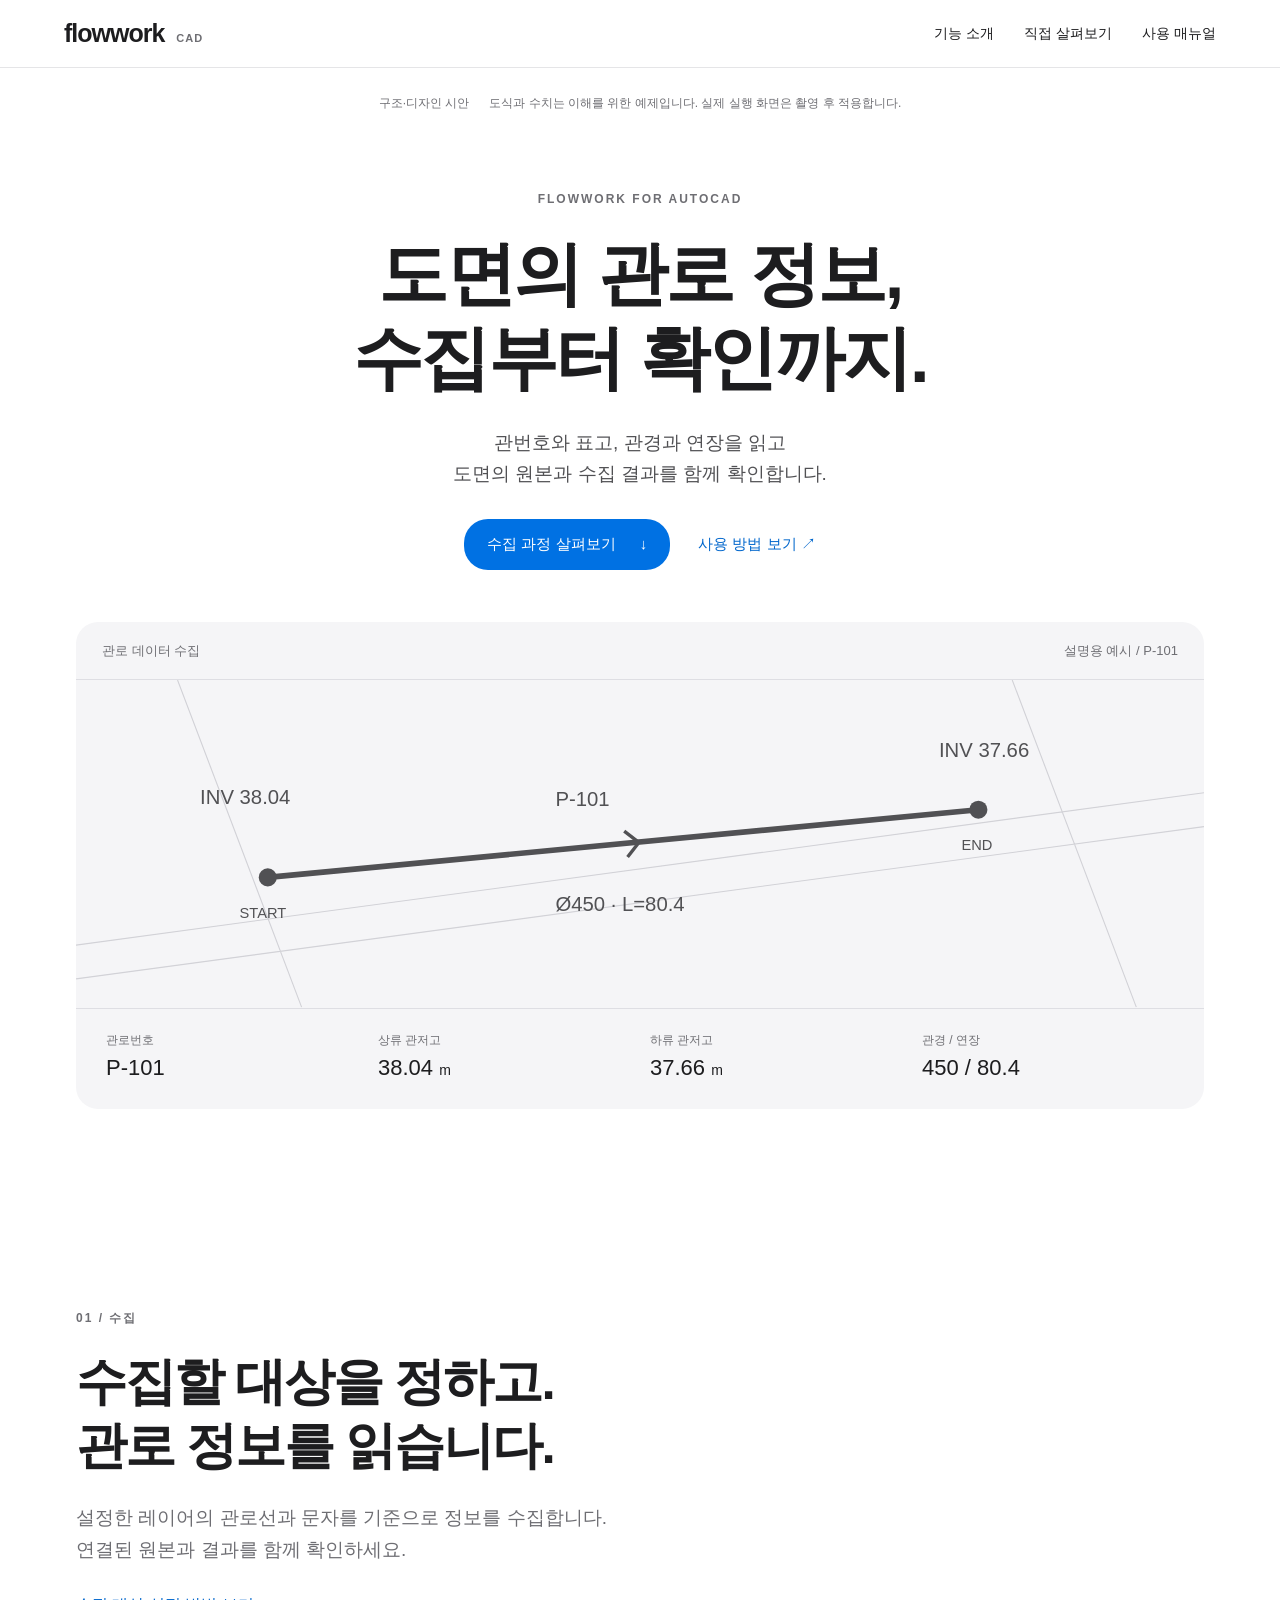
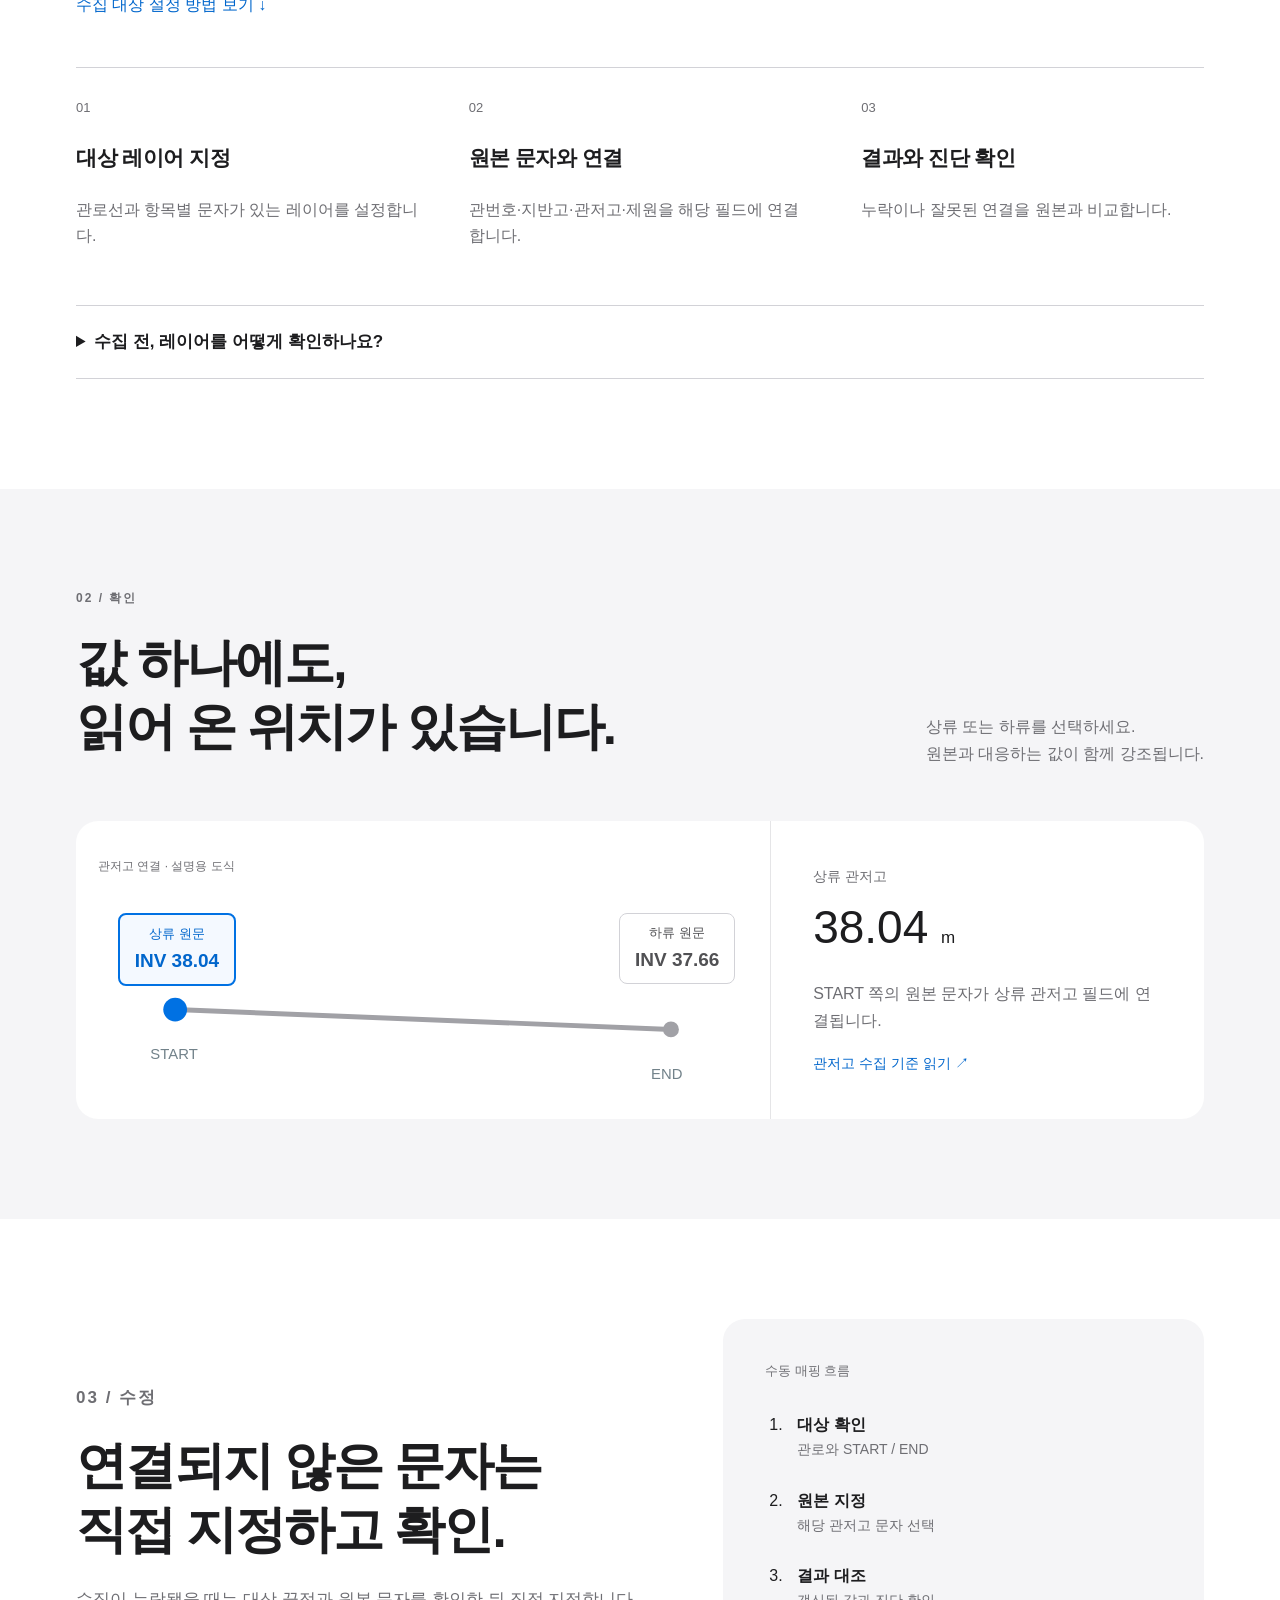
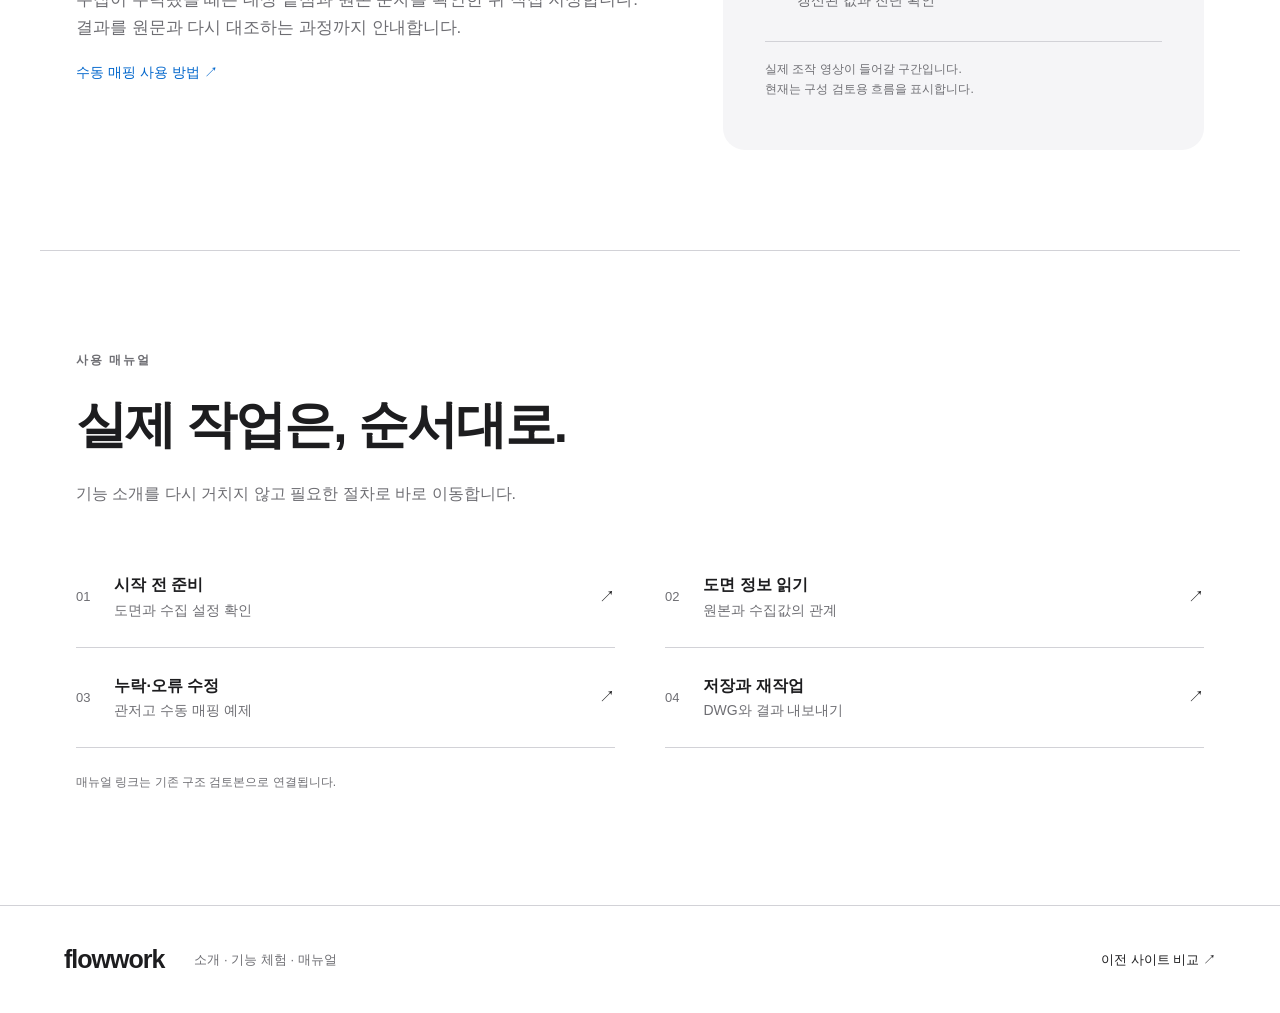
<file: manual-preview/index.html>
<!doctype html><html lang="ko"><head><meta charset="utf-8"><meta name="viewport" content="width=device-width,initial-scale=1"><title>FlowWork — 소개와 매뉴얼 구조 시안</title><link rel="stylesheet" href="style.css"><link rel="stylesheet" href="refinement.css"><script src="app.js" defer></script></head><body>
<header><a class="brand" href="#top">flowwork<span>CAD</span></a><nav aria-label="주요 메뉴"><a href="#features">기능 소개</a><a href="#experience">직접 살펴보기</a><a href="#manual">사용 매뉴얼</a></nav></header>
<main id="top"><div class="prototype">구조·디자인 시안 <span>도식과 수치는 이해를 위한 예제입니다. 실제 실행 화면은 촬영 후 적용합니다.</span></div>
<section class="hero"><p class="eyebrow">FLOWWORK FOR AUTOCAD</p><h1>도면의 관로 정보,<br>수집부터 확인까지.</h1><p class="lead">관번호와 표고, 관경과 연장을 읽고<br>도면의 원본과 수집 결과를 함께 확인합니다.</p><div class="links"><a class="primary" href="#experience">수집 과정 살펴보기 <span>↓</span></a><a href="#manual">사용 방법 보기 ↗</a></div>
<div class="hero-visual"><div class="visual-top"><span>관로 데이터 수집</span><span>설명용 예시 / P-101</span></div><svg viewBox="0 0 1000 290" role="img" aria-label="관로와 원본 표기, 시작점과 끝점을 보여주는 설명 도식"><g stroke="#38525c" fill="none"><path d="M0 235L1000 100M0 265L1000 130M90 0L200 290M830 0L940 290"/></g><path d="M170 175L800 115" stroke="#7edecf" stroke-width="5"/><circle cx="170" cy="175" r="8" fill="#7edecf"/><circle cx="800" cy="115" r="8" fill="#f2ac8c"/><path d="M475 146l24-2-13-10m13 10-10 13" fill="none" stroke="#7edecf" stroke-width="3"/><g fill="#d6e8e9" font-family="sans-serif" font-size="18"><text x="110" y="110">INV 38.04</text><text x="765" y="68">INV 37.66</text><text x="425" y="112">P-101</text><text x="425" y="205">Ø450 · L=80.4</text></g><g fill="#8ca8b0" font-family="sans-serif" font-size="13"><text x="145" y="211">START</text><text x="785" y="151">END</text></g></svg><div class="values"><div><span>관로번호</span><b>P-101</b></div><div><span>상류 관저고</span><b>38.04 <small>m</small></b></div><div><span>하류 관저고</span><b>37.66 <small>m</small></b></div><div><span>관경 / 연장</span><b>450 / 80.4</b></div></div></div></section>
<section id="features" class="feature"><p class="eyebrow">01 / 수집</p><h2>수집할 대상을 정하고.<br>관로 정보를 읽습니다.</h2><p class="intro">설정한 레이어의 관로선과 문자를 기준으로 정보를 수집합니다.<br>연결된 원본과 결과를 함께 확인하세요.</p><a class="settings-link" href="#layer-settings">수집 대상 설정 방법 보기 ↓</a><div class="feature-columns"><div><span class="number">01</span><h3>대상 레이어 지정</h3><p>관로선과 항목별 문자가 있는 레이어를 설정합니다.</p></div><div><span class="number">02</span><h3>원본 문자와 연결</h3><p>관번호·지반고·관저고·제원을 해당 필드에 연결합니다.</p></div><div><span class="number">03</span><h3>결과와 진단 확인</h3><p>누락이나 잘못된 연결을 원본과 비교합니다.</p></div></div><details id="layer-settings"><summary>수집 전, 레이어를 어떻게 확인하나요?</summary><div><p>CAD에서 관로선과 문자를 선택해 속성의 레이어 이름을 확인합니다. FlowWork 설정에서 관로선·관번호·지반고·관저고·제원에 해당 레이어를 각각 지정한 뒤 수집합니다.</p><p>문자의 접두어와 탐색 범위도 결과에 영향을 줍니다. 구체적인 설정은 작업 안내에서 확인하세요.</p><a href="../manual-v2/#operations">설정 단계별 안내 열기 ↗</a></div></details></section>
<section id="experience" class="experience"><div class="section-heading"><div><p class="eyebrow">02 / 확인</p><h2>값 하나에도,<br>읽어 온 위치가 있습니다.</h2></div><p>상류 또는 하류를 선택하세요.<br>원본과 대응하는 값이 함께 강조됩니다.</p></div><div class="interactive"><div class="diagram"><span class="diagram-label">관저고 연결 · 설명용 도식</span><svg viewBox="0 0 700 260" role="img" aria-label="상류와 하류의 관저고 연결 도식"><path d="M100 170L600 190" stroke="#879fa7" stroke-width="5"/><circle id="up-point" cx="100" cy="170" r="12" fill="#087f7a"/><circle id="down-point" cx="600" cy="190" r="8" fill="#879fa7"/><g fill="#72828a" font-size="15"><text x="75" y="220">START</text><text x="580" y="240">END</text></g></svg><button data-end="up" aria-pressed="true" class="up">상류 원문<b>INV 38.04</b></button><button data-end="down" aria-pressed="false" class="down">하류 원문<b>INV 37.66</b></button></div><div class="selected" aria-live="polite"><span id="field">상류 관저고</span><strong id="reading">38.04 <small>m</small></strong><p id="explanation">START 쪽의 원본 문자가 상류 관저고 필드에 연결됩니다.</p><a href="#manual">관저고 수집 기준 읽기 ↗</a></div></div></section>
<section class="correction"><div><p class="eyebrow">03 / 수정</p><h2>연결되지 않은 문자는<br>직접 지정하고 확인.</h2><p>수집이 누락됐을 때는 대상 끝점과 원본 문자를 확인한 뒤 직접 지정합니다. 결과를 원문과 다시 대조하는 과정까지 안내합니다.</p><a href="#manual">수동 매핑 사용 방법 ↗</a></div><div class="correction-card"><span>수동 매핑 흐름</span><ol><li><b>대상 확인</b><small>관로와 START / END</small></li><li><b>원본 지정</b><small>해당 관저고 문자 선택</small></li><li><b>결과 대조</b><small>갱신된 값과 진단 확인</small></li></ol><p>실제 조작 영상이 들어갈 구간입니다.<br>현재는 구성 검토용 흐름을 표시합니다.</p></div></section>
<section id="manual" class="manual"><p class="eyebrow">사용 매뉴얼</p><h2>실제 작업은, 순서대로.</h2><p>기능 소개를 다시 거치지 않고 필요한 절차로 바로 이동합니다.</p><div class="manual-links"><a href="../manual-v3/#prepare"><span>01</span><div><b>시작 전 준비</b><small>도면과 수집 설정 확인</small></div><i>↗</i></a><a href="../manual-v3/#read"><span>02</span><div><b>도면 정보 읽기</b><small>원본과 수집값의 관계</small></div><i>↗</i></a><a href="../manual-v3/#correct"><span>03</span><div><b>누락·오류 수정</b><small>관저고 수동 매핑 예제</small></div><i>↗</i></a><a href="../manual-v3/#save"><span>04</span><div><b>저장과 재작업</b><small>DWG와 결과 내보내기</small></div><i>↗</i></a></div><p class="note">매뉴얼 링크는 기존 구조 검토본으로 연결됩니다.</p></section></main><footer><a class="brand" href="#top">flowwork</a><p>소개 · 기능 체험 · 매뉴얼</p><a href="../manual-v2/">이전 사이트 비교 ↗</a></footer></body></html>
</file>
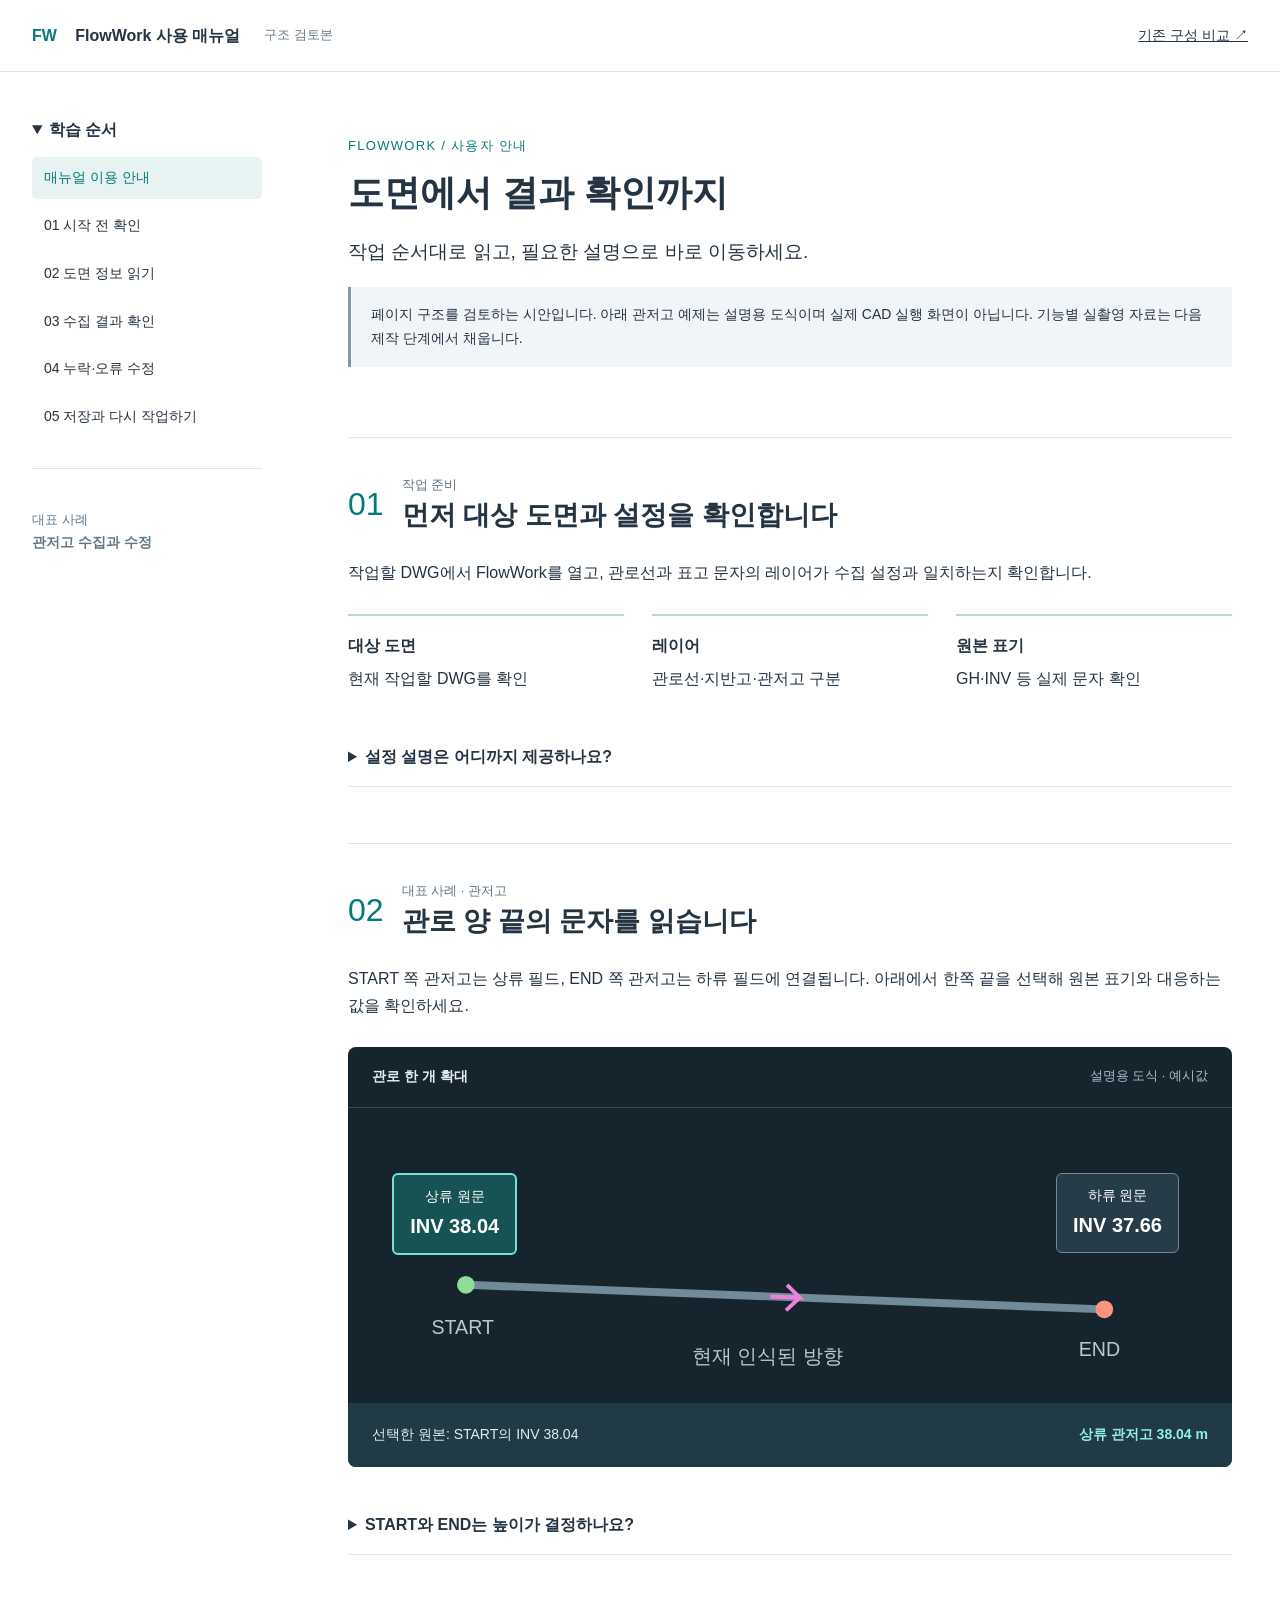
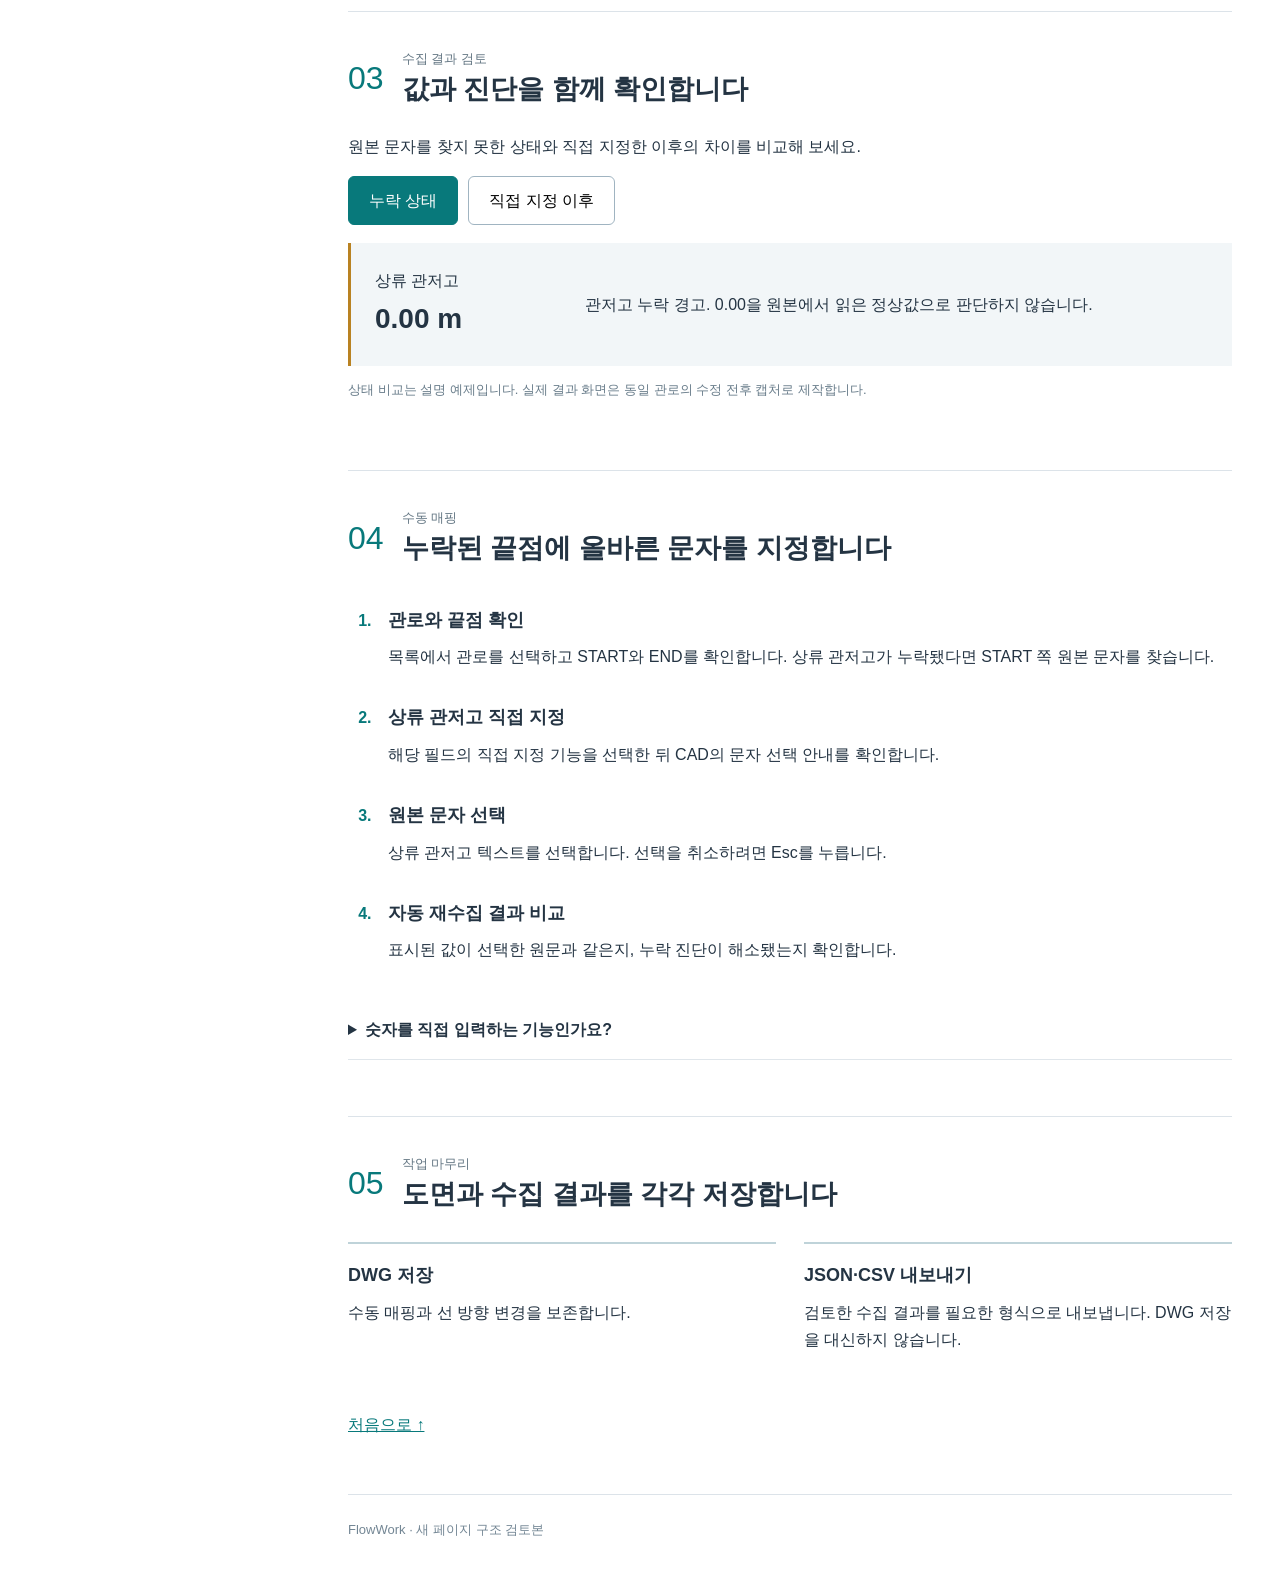
<file: manual-v3/index.html>
<!doctype html>
<html lang="ko"><head><meta charset="utf-8"><meta name="viewport" content="width=device-width,initial-scale=1"><title>FlowWork 매뉴얼 — 새 구조 검토</title><link rel="stylesheet" href="manual.css"><script src="manual.js" defer></script></head>
<body><a class="skip" href="#main">본문으로 이동</a><header><a class="brand" href="#intro">FW <span>FlowWork 사용 매뉴얼</span></a><span class="version">구조 검토본</span><a href="../manual-v2/">기존 구성 비교 ↗</a></header>
<aside class="contents"><details open><summary>학습 순서</summary><nav aria-label="목차"><a href="#intro">매뉴얼 이용 안내</a><a href="#prepare">01 시작 전 확인</a><a href="#read">02 도면 정보 읽기</a><a href="#inspect">03 수집 결과 확인</a><a href="#correct">04 누락·오류 수정</a><a href="#save">05 저장과 다시 작업하기</a></nav></details><p>대표 사례<br><strong>관저고 수집과 수정</strong></p></aside>
<main id="main"><section id="intro" class="intro"><p class="eyebrow">FLOWWORK / 사용자 안내</p><h1>도면에서 결과 확인까지</h1><p class="lead">작업 순서대로 읽고, 필요한 설명으로 바로 이동하세요.</p><p class="review-note">페이지 구조를 검토하는 시안입니다. 아래 관저고 예제는 설명용 도식이며 실제 CAD 실행 화면이 아닙니다. 기능별 실촬영 자료는 다음 제작 단계에서 채웁니다.</p></section>
<section id="prepare"><div class="chapter"><span>01</span><div><p>작업 준비</p><h2>먼저 대상 도면과 설정을 확인합니다</h2></div></div><p>작업할 DWG에서 FlowWork를 열고, 관로선과 표고 문자의 레이어가 수집 설정과 일치하는지 확인합니다.</p><div class="three"><div><b>대상 도면</b><p>현재 작업할 DWG를 확인</p></div><div><b>레이어</b><p>관로선·지반고·관저고 구분</p></div><div><b>원본 표기</b><p>GH·INV 등 실제 문자 확인</p></div></div><details><summary>설정 설명은 어디까지 제공하나요?</summary><p>이 위치에 설정 화면의 해당 항목을 확대한 캡처와 설정값 확인 절차를 배치합니다. 본문 흐름을 유지하면서 상세 기준을 펼쳐 읽는 구성입니다.</p></details></section>
<section id="read"><div class="chapter"><span>02</span><div><p>대표 사례 · 관저고</p><h2>관로 양 끝의 문자를 읽습니다</h2></div></div><p>START 쪽 관저고는 상류 필드, END 쪽 관저고는 하류 필드에 연결됩니다. 아래에서 한쪽 끝을 선택해 원본 표기와 대응하는 값을 확인하세요.</p>
<figure class="drawing"><div class="figure-head"><b>관로 한 개 확대</b><span>설명용 도식 · 예시값</span></div><svg viewBox="0 0 900 300" role="img" aria-label="왼쪽 START 관저고 38.04, 오른쪽 END 관저고 37.66인 관로 설명도"><path d="M120 180 L770 205" stroke="#718b9a" stroke-width="8"/><path d="M430 192 L460 193 L447 180 M460 193 L446 206" fill="none" stroke="#f080df" stroke-width="4"/><circle cx="120" cy="180" r="9" fill="#8ede99"/><circle cx="770" cy="205" r="9" fill="#ff947e"/><g font-family="sans-serif" font-size="20" fill="#b8c8d2"><text x="85" y="230">START</text><text x="744" y="253">END</text><text x="350" y="260">현재 인식된 방향</text></g></svg><button class="node upstream" data-end="up" aria-pressed="true">상류 원문 <strong>INV 38.04</strong></button><button class="node downstream" data-end="down" aria-pressed="false">하류 원문 <strong>INV 37.66</strong></button><figcaption id="value" aria-live="polite"><span>선택한 원본: START의 INV 38.04</span><b>상류 관저고 38.04 m</b></figcaption></figure>
<details><summary>START와 END는 높이가 결정하나요?</summary><p>현재 구현은 CAD 관로선의 시작점과 끝점을 기준으로 합니다. 관저고가 높다는 이유만으로 자동으로 START가 되는 것은 아닙니다.</p></details></section>
<section id="inspect"><div class="chapter"><span>03</span><div><p>수집 결과 검토</p><h2>값과 진단을 함께 확인합니다</h2></div></div><p>원본 문자를 찾지 못한 상태와 직접 지정한 이후의 차이를 비교해 보세요.</p><div class="compare" role="group" aria-label="설명 예제 상태"><button data-state="missing" aria-pressed="true">누락 상태</button><button data-state="mapped" aria-pressed="false">직접 지정 이후</button></div><div class="result" aria-live="polite"><div><span>상류 관저고</span><strong id="result-number">0.00 m</strong></div><p id="result-description">관저고 누락 경고. 0.00을 원본에서 읽은 정상값으로 판단하지 않습니다.</p></div><p class="caption">상태 비교는 설명 예제입니다. 실제 결과 화면은 동일 관로의 수정 전후 캡처로 제작합니다.</p></section>
<section id="correct"><div class="chapter"><span>04</span><div><p>수동 매핑</p><h2>누락된 끝점에 올바른 문자를 지정합니다</h2></div></div><ol class="procedure"><li><h3>관로와 끝점 확인</h3><p>목록에서 관로를 선택하고 START와 END를 확인합니다. 상류 관저고가 누락됐다면 START 쪽 원본 문자를 찾습니다.</p></li><li><h3>상류 관저고 직접 지정</h3><p>해당 필드의 직접 지정 기능을 선택한 뒤 CAD의 문자 선택 안내를 확인합니다.</p></li><li><h3>원본 문자 선택</h3><p>상류 관저고 텍스트를 선택합니다. 선택을 취소하려면 Esc를 누릅니다.</p></li><li><h3>자동 재수집 결과 비교</h3><p>표시된 값이 선택한 원문과 같은지, 누락 진단이 해소됐는지 확인합니다.</p></li></ol><details><summary>숫자를 직접 입력하는 기능인가요?</summary><p>수동 매핑은 CAD 원본 문자 객체를 연결하는 기능입니다. 잘못 연결했다면 같은 필드에서 올바른 문자를 다시 지정합니다.</p></details></section>
<section id="save"><div class="chapter"><span>05</span><div><p>작업 마무리</p><h2>도면과 수집 결과를 각각 저장합니다</h2></div></div><div class="two"><div><h3>DWG 저장</h3><p>수동 매핑과 선 방향 변경을 보존합니다.</p></div><div><h3>JSON·CSV 내보내기</h3><p>검토한 수집 결과를 필요한 형식으로 내보냅니다. DWG 저장을 대신하지 않습니다.</p></div></div><a class="back" href="#intro">처음으로 ↑</a></section><footer>FlowWork · 새 페이지 구조 검토본</footer></main></body></html>
</file>
<file: manual-preview/style.css>
:root{font-family:'Segoe UI','Malgun Gothic',sans-serif;color:#192b31;background:#fafbfb;line-height:1.65;font-size:16px;--teal:#087f7a}*{box-sizing:border-box}html{scroll-behavior:smooth;scroll-padding-top:85px}body{margin:0}a{color:inherit;text-decoration:none}header{height:76px;position:sticky;top:0;background:#fafbfbee;backdrop-filter:blur(16px);border-bottom:1px solid #e2e9e9;display:flex;align-items:center;justify-content:space-between;padding:0 max(5vw,20px);z-index:10}.brand{font-size:25px;letter-spacing:-1px;font-weight:800}.brand span{font-size:11px;letter-spacing:1px;margin-left:12px;color:var(--teal)}nav{display:flex;gap:30px;font-size:14px}.prototype{max-width:1200px;margin:18px auto 0;padding:8px 20px;font-size:12px;color:#5a6f75;display:flex;gap:20px;justify-content:center}.prototype span{color:#75878b}section{max-width:1200px;margin:auto;padding:100px 36px}.hero{text-align:center;padding-top:48px}.eyebrow{font-size:12px;letter-spacing:2px;color:var(--teal);font-weight:700;margin:0 0 22px}h1{font-size:clamp(38px,5.5vw,72px);letter-spacing:-3px;line-height:1.2;margin:0 0 26px}h2{font-size:clamp(32px,4vw,52px);line-height:1.25;letter-spacing:-2px;margin:0 0 24px}h3{font-size:21px;letter-spacing:-.5px}p{color:#607278}.lead{font-size:19px}.links{display:flex;gap:28px;justify-content:center;align-items:center;margin:30px 0 52px;font-size:15px}.primary{padding:13px 23px;background:var(--teal);color:#fff;border-radius:24px}.primary span{margin-left:20px}.hero-visual{background:#142830;color:#d6e8e9;border-radius:18px;overflow:hidden;box-shadow:0 35px 65px #18363c20;transform:perspective(1400px) rotateX(3deg)}.visual-top{display:flex;justify-content:space-between;padding:18px 26px;border-bottom:1px solid #38525c;font-size:13px;color:#9db6bc}svg{display:block;width:100%;height:auto}.values{display:grid;grid-template-columns:repeat(4,1fr);border-top:1px solid #38525c;text-align:left;padding:22px 30px;gap:20px}.values span{display:block;font-size:12px;color:#91aeb5}.values b{font-size:22px;font-weight:500}.values small{font-size:14px}.feature{padding-top:90px}.intro{font-size:19px}.feature-columns{display:grid;grid-template-columns:repeat(3,1fr);gap:50px;margin-top:48px;padding-top:26px;border-top:1px solid #d5e0e0}.number{font-size:13px;color:var(--teal)}.feature-columns p{font-size:16px}.experience{background:#edf3f3;max-width:none;padding-left:max(36px,calc((100vw - 1128px)/2));padding-right:max(36px,calc((100vw - 1128px)/2))}.section-heading{display:flex;justify-content:space-between;align-items:end;gap:30px}.section-heading>p{font-size:16px}.interactive{margin-top:38px;display:grid;grid-template-columns:1.6fr 1fr;background:white;border:1px solid #dbe6e5;border-radius:16px;overflow:hidden}.diagram{position:relative;align-self:center}.diagram-label{position:absolute;top:16px;left:22px;font-size:12px;color:#7b8d92}.diagram button{position:absolute;top:28%;font:inherit;font-size:13px;background:white;border:1px solid #bacccc;border-radius:8px;padding:8px 15px;color:#607278;cursor:pointer}.diagram button b{display:block;font-size:19px}.diagram button[aria-pressed=true]{color:var(--teal);border:2px solid var(--teal);background:#eef9f7}.up{left:6%}.down{right:5%}.selected{padding:42px;border-left:1px solid #dbe6e5}.selected>span{font-size:14px;color:#607278}.selected strong{display:block;font-size:46px;font-weight:500;color:var(--teal)}.selected small{font-size:17px}.selected a,.correction a{color:var(--teal);font-size:14px}.correction{display:grid;grid-template-columns:1.2fr 1fr;gap:100px;align-items:center}.correction p{font-size:17px}.correction-card{background:#182f36;padding:32px 40px;border-radius:14px;color:white}.correction-card>span{font-size:13px;color:#a0c7cc}.correction-card ol{padding-left:22px}.correction-card li{padding:13px 0 13px 10px}.correction-card small{display:block;color:#adc0c5;font-size:14px}.correction-card p{color:#99b1b8;font-size:12px;border-top:1px solid #395159;padding-top:18px}.manual{border-top:1px solid #d5e0e0}.manual-links{margin-top:40px;display:grid;grid-template-columns:1fr 1fr;column-gap:50px}.manual-links a{display:flex;align-items:center;gap:24px;border-bottom:1px solid #d5e0e0;padding:25px 0}.manual-links a>span{font-size:13px;color:var(--teal)}.manual-links small{display:block;font-size:14px;color:#708188}.manual-links i{margin-left:auto;font-style:normal}.manual-links a:hover{color:var(--teal)}.note{font-size:12px;margin-top:25px}footer{padding:30px 5vw;border-top:1px solid #d5e0e0;display:flex;align-items:center;gap:30px;font-size:13px}footer>a:last-child{margin-left:auto}a:focus-visible,button:focus-visible{outline:3px solid #d58b29;outline-offset:5px}@media(max-width:760px){header{height:65px}nav{gap:15px;font-size:12px}.brand{font-size:21px}.brand span{display:none}.prototype{display:block;text-align:center}.prototype span{display:block;margin-top:5px}section{padding:65px 22px}.hero{padding-top:32px}h1{letter-spacing:-1.5px}h2{letter-spacing:-1px}.lead,.intro{font-size:16px}.links{gap:18px;font-size:13px;margin-bottom:36px}.values{grid-template-columns:1fr 1fr;padding:18px}.values b{font-size:18px}.visual-top{font-size:11px;padding:12px}.feature-columns{grid-template-columns:1fr;gap:16px;margin-top:25px}.feature-columns h3{margin:6px 0}.feature-columns p{margin:0}.section-heading{display:block}.experience{padding:65px 22px}.interactive{grid-template-columns:1fr}.diagram{min-width:0}.diagram-label{top:8px;font-size:10px}.diagram button{font-size:11px;padding:5px 9px;top:25%}.diagram button b{font-size:15px}.selected{border-left:0;border-top:1px solid #dbe6e5;padding:22px}.selected strong{font-size:38px}.correction{grid-template-columns:1fr;gap:28px}.manual-links{grid-template-columns:1fr}.correction-card{padding:24px}footer{flex-wrap:wrap;gap:15px}.hero-visual{transform:none}.primary{padding:11px 16px}}@media(prefers-reduced-motion:reduce){html{scroll-behavior:auto}}
</file>
<file: manual-preview/refinement.css>
/* Neutral presentation; blue is reserved for links and selected controls. */
:root{color:#1d1d1f;background:#fff;--teal:#0066cc}header{background:#ffffffed;border-color:#e5e5e7;height:68px}.brand span{color:#6e6e73}p{color:#6e6e73}.prototype,.prototype span{color:#6e6e73}.eyebrow,.number{color:#6e6e73}.hero{padding-top:68px;padding-bottom:110px}h1{font-weight:650;letter-spacing:-2.5px}.lead{color:#515154}.links>a:not(.primary){color:#0066cc}.primary{background:#0071e3}.hero-visual{background:#f5f5f7;color:#1d1d1f;box-shadow:none;transform:none;border-radius:22px}.visual-top{color:#6e6e73;border-color:#dedee3}.hero-visual svg g[stroke]{stroke:#d2d2d7}.hero-visual svg>path{stroke:#515154}.hero-visual svg>circle{fill:#515154}.hero-visual svg g[fill]{fill:#515154}.values{border-color:#dedee3}.values span{color:#6e6e73}.values b{color:#1d1d1f}.feature{padding-top:90px;padding-bottom:110px}.feature-columns{border-color:#d2d2d7}.experience{background:#f5f5f7}.interactive{border:none;border-radius:22px}.diagram button{border-color:#d2d2d7;color:#515154}.diagram button[aria-pressed=true]{color:#0066cc;border-color:#0071e3;background:#f4f9ff}.diagram svg>path{stroke:#a1a1a6}.diagram svg>circle{fill:#a1a1a6}.diagram:has(.up[aria-pressed=true]) #up-point,.diagram:has(.down[aria-pressed=true]) #down-point{fill:#0071e3}.diagram-label,.selected>span{color:#6e6e73}.selected{border-color:#e5e5e7}.selected strong{color:#1d1d1f}.correction{gap:70px}.correction-card{background:#f5f5f7;color:#1d1d1f;border-radius:22px;padding:38px 42px}.correction-card>span,.correction-card small,.correction-card p{color:#6e6e73}.correction-card p{border-color:#d2d2d7}.manual,.manual-links a,footer{border-color:#d2d2d7}.manual-links a>span,.manual-links small{color:#6e6e73}.settings-link,#layer-settings a{display:inline-block;color:#0066cc;font-size:16px}.settings-link{margin-top:8px}#layer-settings{margin-top:40px;border-top:1px solid #d2d2d7;border-bottom:1px solid #d2d2d7;scroll-margin-top:100px}#layer-settings summary{padding:22px 0;cursor:pointer;font-size:17px;font-weight:600}#layer-settings>div{max-width:760px;padding-bottom:24px}#layer-settings p{font-size:16px}summary:focus-visible{outline:3px solid #0071e3;outline-offset:3px}@media(max-width:760px){header{height:65px}.hero{padding-top:38px;padding-bottom:65px}h1{letter-spacing:-1.5px}.feature{padding:65px 22px}.correction{gap:28px}.correction-card{padding:25px}.hero-visual{border-radius:14px}.selected{border-color:#e5e5e7}}
</file>
<file: manual-v3/manual.css>
:root{font-family:'Segoe UI','Malgun Gothic',sans-serif;color:#243443;background:#fff;line-height:1.7;font-size:16px;--accent:#08797b}*{box-sizing:border-box}html{scroll-behavior:smooth;scroll-padding-top:95px}body{margin:0}a{color:inherit}button{font:inherit;cursor:pointer}header{height:72px;border-bottom:1px solid #dce3e9;display:flex;align-items:center;gap:24px;padding:0 32px;position:sticky;top:0;background:#ffffffed;z-index:10;backdrop-filter:blur(10px)}header>a:last-child{margin-left:auto;font-size:14px}.brand{text-decoration:none;color:var(--accent);font-weight:800}.brand span{margin-left:14px;color:#243443}.version,.caption{font-size:13px;color:#687c8a}.contents{position:fixed;top:100px;left:32px;width:230px}.contents nav{display:grid;gap:6px;margin:14px 0}.contents nav a{text-decoration:none;padding:9px 12px;border-radius:5px;font-size:14px}.contents nav a:hover,.contents nav a[aria-current]{background:#e7f3f2;color:var(--accent)}.contents>p{margin-top:40px;font-size:13px;color:#617787}.contents strong{font-size:14px}main{margin-left:300px;max-width:1200px;padding:42px 48px 24px}section{padding:36px 0 56px;border-bottom:1px solid #dce3e9;scroll-margin-top:18px}.intro{padding-top:8px}.eyebrow{font-size:13px;color:var(--accent);letter-spacing:.1em}h1{font-size:36px;line-height:1.3;margin:12px 0}h2{font-size:27px;line-height:1.45;margin:0}h3{font-size:18px;margin:0 0 8px}.lead{font-size:19px}.review-note{font-size:14px;background:#f2f5f8;border-left:3px solid #8398a6;padding:16px 20px}.chapter{display:flex;gap:18px;align-items:center;margin-bottom:24px}.chapter>span{color:var(--accent);font-size:32px;font-weight:300}.chapter p{font-size:13px;color:#627582;margin:0}.three,.two{display:grid;gap:28px;margin:28px 0}.three{grid-template-columns:repeat(3,1fr)}.two{grid-template-columns:repeat(2,1fr)}.three>div,.two>div{border-top:2px solid #bfd3d9;padding-top:16px}.three p,.two p{margin:6px 0}details{padding:16px 0;border-bottom:1px solid #e0e6eb}summary{cursor:pointer;font-weight:600}.drawing{margin:28px 0;position:relative;background:#16242e;color:#e2edf3;border-radius:8px;overflow:hidden}.figure-head{display:flex;justify-content:space-between;padding:18px 24px;border-bottom:1px solid #354650;font-size:14px}.figure-head span{font-size:13px;color:#a8bdc9}svg{display:block;width:100%;height:auto}.node{position:absolute;top:30%;background:#263d49;color:#fff;border:1px solid #718b9a;border-radius:6px;padding:10px 16px;font-size:14px}.node strong{display:block;font-size:20px}.upstream{left:5%}.downstream{right:6%}.node[aria-pressed=true]{border:2px solid #72e2db;background:#175354}.drawing figcaption{background:#213b46;padding:20px 24px;display:flex;justify-content:space-between;gap:14px;font-size:14px}.drawing figcaption b{color:#93eee3}.compare{display:flex;gap:10px}.compare button{padding:10px 20px;background:white;border:1px solid #a0b4c1;border-radius:6px}.compare button[aria-pressed=true]{background:var(--accent);color:white;border-color:var(--accent)}.result{display:grid;grid-template-columns:180px 1fr;gap:30px;align-items:center;padding:24px;background:#f2f6f8;margin-top:18px;border-left:3px solid #b98222}.result strong{display:block;font-size:28px}.result p{margin:0}.procedure{padding-left:28px}.procedure li{padding:12px 0 20px 12px}.procedure li::marker{color:var(--accent);font-weight:700}.procedure p{margin:0}.back{display:inline-block;margin-top:24px;color:var(--accent)}footer{padding:24px 0;color:#738694;font-size:13px}.skip{position:absolute;top:-80px}.skip:focus{top:0;z-index:30;background:white}button:focus-visible,a:focus-visible,summary:focus-visible{outline:3px solid #e7a13b;outline-offset:4px}@media(max-width:850px){header{padding:0 16px;gap:12px}.version{display:none}.contents{position:static;width:auto;margin:12px 20px}.contents>p{display:none}.contents nav{grid-template-columns:1fr 1fr}main{margin:0;padding:0 20px}h1{font-size:30px}h2{font-size:24px}.three{grid-template-columns:1fr;gap:12px}.drawing figcaption{display:grid}.node{padding:6px 10px;font-size:12px;top:29%}.node strong{font-size:16px}.result{grid-template-columns:1fr;gap:8px}.brand span{font-size:14px;margin-left:6px}header>a:last-child{font-size:12px}.figure-head{padding:12px;font-size:13px}.figure-head span{font-size:12px}}@media(prefers-reduced-motion:reduce){html{scroll-behavior:auto}}
</file>
